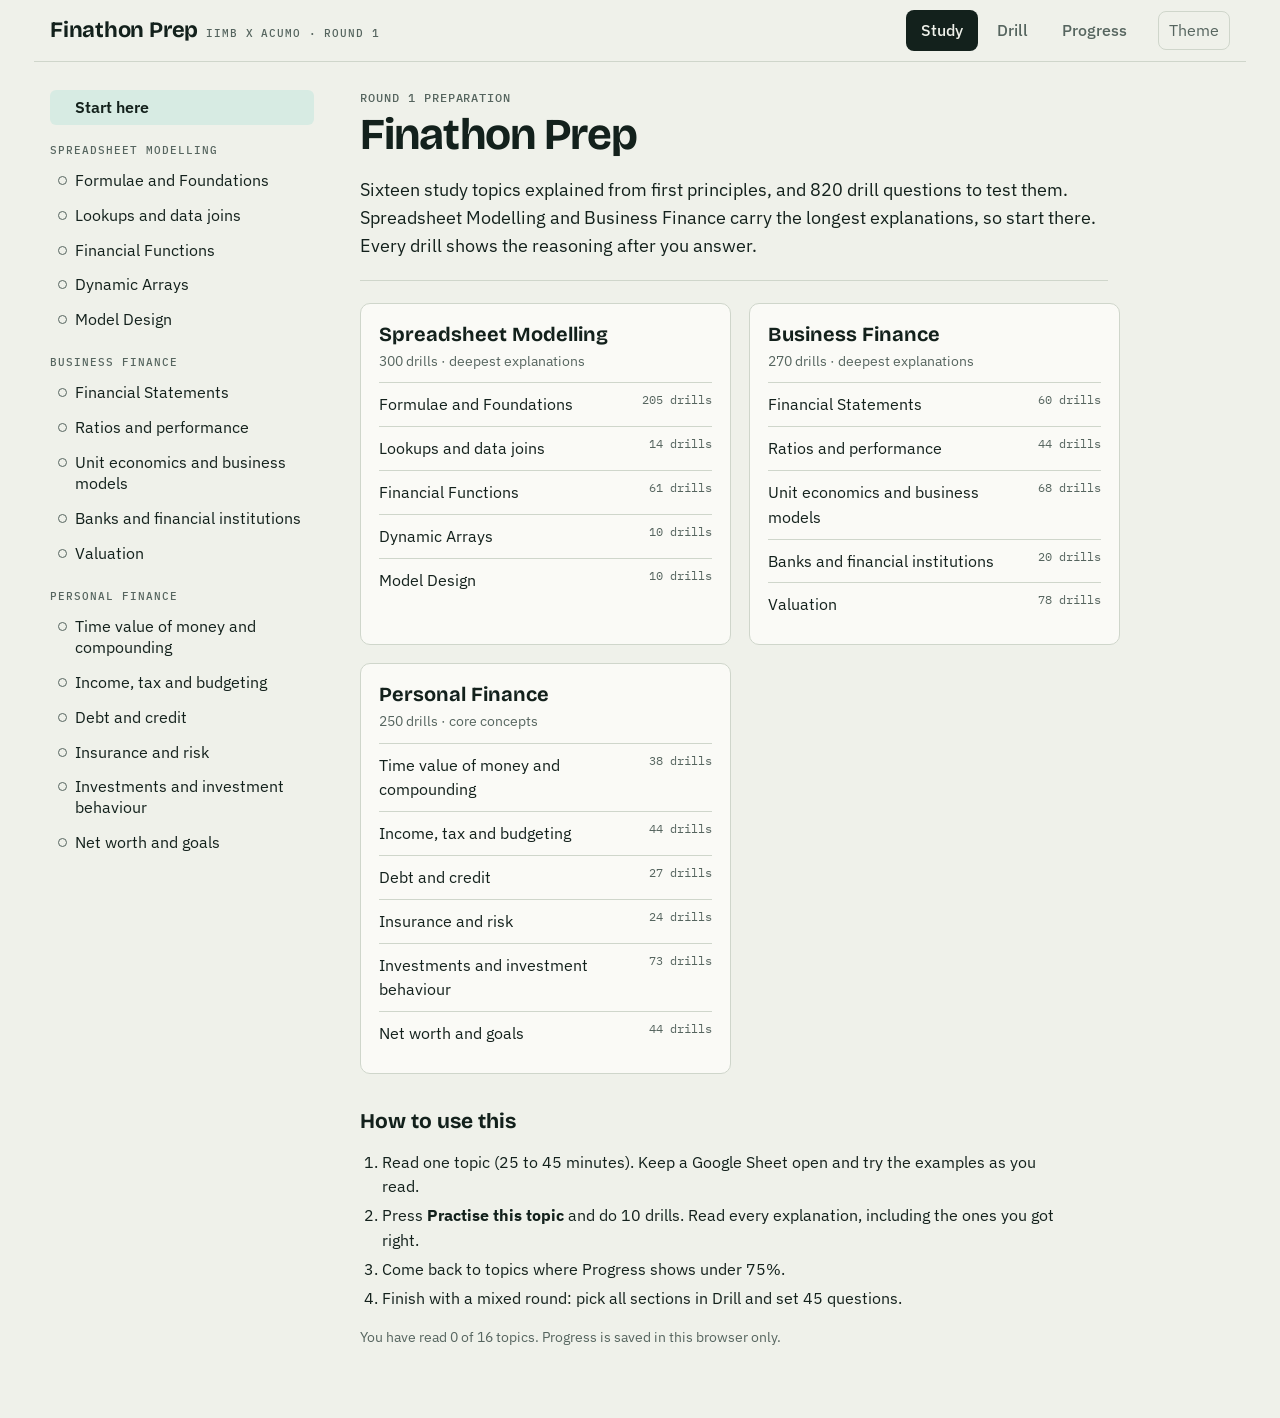
<file: index.html>
<!doctype html>
<html lang="en">
<head>
<meta charset="utf-8">
<meta name="viewport" content="width=device-width, initial-scale=1">
<title>Finathon Prep</title>
<meta name="description" content="Round 1 study guide and drills for the IIMB x ACUMO Finathon.">
<link rel="preconnect" href="https://fonts.googleapis.com">
<link rel="preconnect" href="https://fonts.gstatic.com" crossorigin>
<link rel="stylesheet" href="https://fonts.googleapis.com/css2?family=Bricolage+Grotesque:opsz,wght@12..96,500;12..96,700&family=IBM+Plex+Sans:wght@400;500;600&family=IBM+Plex+Mono:wght@400;500&display=swap">
<link rel="stylesheet" href="style.css">
</head>
<body>
<div class="wrap">
  <header class="top">
    <div class="brand">Finathon Prep <small>IIMB x ACUMO · Round 1</small></div>
    <nav class="tabs" role="tablist" aria-label="Sections">
      <button class="tab" role="tab" id="tab-study" data-view="study">Study</button>
      <button class="tab" role="tab" id="tab-drill" data-view="drill">Drill</button>
      <button class="tab" role="tab" id="tab-progress" data-view="progress">Progress</button>
    </nav>
    <button class="iconbtn" id="themebtn" aria-label="Switch light or dark theme">Theme</button>
  </header>
  <main id="main"></main>
</div>


<script src="data.js"></script>
<script src="study.js"></script>
<script src="app.js"></script>
</body>
</html>
</file>
<file: style.css>
/* Layout concept: a ledger-paper workspace. Left rail of topics, a reading column, and a drill desk that works one question at a time. */
:root{
  --bg:#EFF1EA; --surface:#FAFAF6; --surface2:#E6EAE1; --ink:#13211C; --muted:#56655F; --rule:#CFD6CB;
  --accent:#0E6B58; --accent-ink:#FFFFFF; --accent-soft:#D7EBE3; --gold:#A8610A; --gold-soft:#F6E7CC;
  --good:#1D7A3C; --good-soft:#DCEFE2; --bad:#B3261E; --bad-soft:#F6DBD8; --focus:#0E6B58;
  --f-display:'Bricolage Grotesque','Segoe UI',system-ui,sans-serif; --f-body:'IBM Plex Sans','Segoe UI',system-ui,sans-serif; --f-mono:'IBM Plex Mono',ui-monospace,Consolas,monospace;
}
@media (prefers-color-scheme: dark){:root:not([data-theme="light"]){
  --bg:#0D1613; --surface:#14211C; --surface2:#1C2D26; --ink:#E4EDE8; --muted:#97A9A1; --rule:#2B3F37;
  --accent:#4FC3A5; --accent-ink:#06211A; --accent-soft:#17352C; --gold:#E3A24A; --gold-soft:#3A2D14;
  --good:#5BC27F; --good-soft:#163523; --bad:#F08A82; --bad-soft:#3E1B18; --focus:#4FC3A5; color-scheme:dark}}
:root[data-theme="dark"]{
  --bg:#0D1613; --surface:#14211C; --surface2:#1C2D26; --ink:#E4EDE8; --muted:#97A9A1; --rule:#2B3F37;
  --accent:#4FC3A5; --accent-ink:#06211A; --accent-soft:#17352C; --gold:#E3A24A; --gold-soft:#3A2D14;
  --good:#5BC27F; --good-soft:#163523; --bad:#F08A82; --bad-soft:#3E1B18; --focus:#4FC3A5; color-scheme:dark}
*{box-sizing:border-box}
html,body{height:100%}
body{background:var(--bg);color:var(--ink);font:400 15.5px/1.6 var(--f-body);padding-inline:16px;margin:0}
button,input,select{font:inherit;color:inherit}
a{color:var(--accent)}
:focus-visible{outline:2px solid var(--focus);outline-offset:2px}
.wrap{max-width:1180px;margin-inline:auto;padding-block:0 56px}
/* top bar */
.top{position:sticky;top:env(safe-area-inset-top,0px);z-index:20;background:var(--bg);border-bottom:1px solid var(--rule);display:flex;align-items:center;gap:16px;padding-block:10px;flex-wrap:wrap;margin-inline:-16px;padding-inline:16px}
.brand{font:700 22px/1 var(--f-display);letter-spacing:-.01em;margin-right:auto;display:flex;align-items:baseline;gap:8px}
.brand small{font:500 11px var(--f-mono);color:var(--muted);letter-spacing:.08em;text-transform:uppercase}
.tabs{display:flex;gap:4px}
.tab{background:none;border:1px solid transparent;border-radius:8px;padding:7px 14px;cursor:pointer;font-weight:500;color:var(--muted)}
.tab[aria-selected="true"]{background:var(--ink);color:var(--bg)}
.tab:hover:not([aria-selected="true"]){border-color:var(--rule);color:var(--ink)}
.iconbtn{background:none;border:1px solid var(--rule);border-radius:8px;padding:6px 10px;cursor:pointer;color:var(--muted)}
/* study layout */
.study{display:grid;grid-template-columns:270px minmax(0,1fr);gap:40px;padding-top:28px}
.rail{position:sticky;top:calc(64px + env(safe-area-inset-top,0px));align-self:start;max-height:calc(100vh - 90px);overflow:auto;padding-right:6px}
.rail h4{font:500 11px var(--f-mono);letter-spacing:.09em;text-transform:uppercase;color:var(--muted);margin:18px 0 6px}
.rail h4:first-child{margin-top:0}
.rail button{display:flex;width:100%;text-align:left;gap:8px;background:none;border:0;border-radius:6px;padding:7px 8px;cursor:pointer;color:var(--ink);line-height:1.35}
.rail button:hover{background:var(--surface2)}
.rail button[aria-current="true"]{background:var(--accent-soft);font-weight:600}
.rail .dot{flex:none;width:9px;height:9px;border-radius:50%;border:1.5px solid var(--muted);margin-top:6px}
.rail .dot.done{background:var(--good);border-color:var(--good)}
.rail .emph{font:500 10px var(--f-mono);color:var(--gold);margin-left:auto;white-space:nowrap;align-self:center}
.mobsel{display:none}
.reader{min-width:0;max-width:760px}
.crumb{font:500 12px var(--f-mono);letter-spacing:.08em;text-transform:uppercase;color:var(--muted)}
.reader h1{font:700 clamp(30px,5vw,44px)/1.08 var(--f-display);letter-spacing:-.02em;margin:6px 0 10px;text-wrap:balance}
.reader h3{font:700 21px/1.25 var(--f-display);margin:34px 0 8px;text-wrap:balance}
.reader p,.reader li{max-width:68ch}
.reader ul,.reader ol{padding-left:22px}
.reader li{margin:4px 0}
.reader .lead{font-size:18px;line-height:1.55;color:var(--ink);border-bottom:1px solid var(--rule);padding-bottom:20px;margin-bottom:6px}
code{font:400 .88em var(--f-mono);background:var(--surface2);padding:1px 5px;border-radius:4px;overflow-wrap:anywhere}
.fx{font:400 14px/1.7 var(--f-mono);background:var(--surface2);border-radius:6px;padding:10px 14px;margin:10px 0;overflow-x:auto;white-space:normal}
.fx code{background:none;padding:0}
.why,.eg,.trap,.try{border-radius:8px;padding:12px 16px;margin:16px 0;font-size:15px}
.why{background:var(--accent-soft)}
.eg{background:var(--surface);border:1px solid var(--rule)}
.trap{background:var(--gold-soft)}
.try{border:1.5px dashed var(--accent)}
.eg table,.why table{margin:10px 0}
.tw{overflow-x:auto;margin:12px 0;border:1px solid var(--rule);border-radius:8px;background:var(--surface)}
.tw table{border-collapse:collapse;width:100%;min-width:420px;font-size:14.5px}
.tw th{background:var(--surface2);text-align:left;font-weight:600}
.tw th,.tw td{padding:7px 12px;border-bottom:1px solid var(--rule);vertical-align:top}
.tw tr:last-child td{border-bottom:0}
.tw td:has(b){font-variant-numeric:tabular-nums}
.btnrow{display:flex;flex-wrap:wrap;gap:10px;margin-top:34px;padding-top:20px;border-top:1px solid var(--rule)}
.btn{border:1px solid var(--rule);background:var(--surface);border-radius:8px;padding:9px 16px;cursor:pointer;font-weight:500}
.btn:hover{border-color:var(--ink)}
.btn.primary{background:var(--accent);color:var(--accent-ink);border-color:var(--accent)}
.btn.primary:hover{filter:brightness(1.07)}
.btn.good{background:var(--good-soft);border-color:var(--good);color:var(--good)}
.btn[disabled]{opacity:.45;cursor:not-allowed}
/* overview */
.parts{display:grid;grid-template-columns:repeat(auto-fit,minmax(260px,1fr));gap:18px;margin-top:22px}
.part{background:var(--surface);border:1px solid var(--rule);border-radius:10px;padding:18px}
.part h2{font:700 20px var(--f-display);margin:0 0 4px}
.part p{margin:0 0 10px;color:var(--muted);font-size:14px}
.part button{display:flex;justify-content:space-between;gap:10px;width:100%;background:none;border:0;border-top:1px solid var(--rule);padding:9px 0;cursor:pointer;text-align:left}
.part button:hover span:first-child{text-decoration:underline}
.part .n{font:400 12px var(--f-mono);color:var(--muted);white-space:nowrap}
.plan{margin-top:26px}
/* drill */
.desk{padding-top:28px;max-width:860px;margin-inline:auto}
.desk h1{font:700 clamp(28px,4.5vw,38px)/1.1 var(--f-display);margin:0 0 6px;letter-spacing:-.02em}
.panel{background:var(--surface);border:1px solid var(--rule);border-radius:10px;padding:20px;margin-top:18px}
.row{display:flex;flex-wrap:wrap;gap:8px;align-items:center;margin:10px 0}
.row label.cap{font:500 11px var(--f-mono);letter-spacing:.08em;text-transform:uppercase;color:var(--muted);width:100%}
.chip{border:1px solid var(--rule);background:var(--bg);border-radius:999px;padding:6px 14px;cursor:pointer;font-size:14px}
.chip[aria-pressed="true"]{background:var(--ink);color:var(--bg);border-color:var(--ink)}
select,input[type=text],input[type=number]{background:var(--bg);border:1px solid var(--rule);border-radius:8px;padding:8px 10px;max-width:100%}
select{min-width:220px}
.sess-head{display:flex;gap:12px;align-items:center;margin-top:22px;font:500 12px var(--f-mono);color:var(--muted);flex-wrap:wrap}
.bar{flex:1;min-width:120px;height:6px;background:var(--surface2);border-radius:3px;overflow:hidden}
.bar i{display:block;height:100%;background:var(--accent)}
.qcard{background:var(--surface);border:1px solid var(--rule);border-radius:10px;padding:22px;margin-top:12px}
.qmeta{display:flex;gap:8px;flex-wrap:wrap;font:500 11px var(--f-mono);letter-spacing:.06em;text-transform:uppercase;color:var(--muted)}
.qmeta span{background:var(--surface2);padding:2px 8px;border-radius:4px}
.stem{font-size:17.5px;line-height:1.55;margin:14px 0;max-width:70ch}
.opts{display:grid;gap:8px;margin:14px 0}
.opt{display:flex;gap:12px;text-align:left;width:100%;border:1px solid var(--rule);background:var(--bg);border-radius:8px;padding:11px 14px;cursor:pointer}
.opt b{font:500 13px var(--f-mono);color:var(--muted);flex:none;width:16px;padding-top:2px}
.opt[aria-checked="true"]{border-color:var(--accent);background:var(--accent-soft)}
.opt.right{border-color:var(--good);background:var(--good-soft)}
.opt.wrong{border-color:var(--bad);background:var(--bad-soft)}
.ans{display:flex;gap:10px;flex-wrap:wrap;align-items:center;margin:14px 0}
.ans input{font:500 17px var(--f-mono);width:min(260px,100%)}
.hint{font-size:13px;color:var(--muted)}
.grid{overflow-x:auto;border:1px solid var(--rule);border-radius:8px;margin:12px 0;background:var(--bg)}
.grid table{border-collapse:collapse;font:400 13px var(--f-mono);min-width:100%}
.grid th{background:var(--surface2);font-weight:500;color:var(--muted);padding:3px 10px;border:1px solid var(--rule);text-align:center;position:sticky;top:0}
.grid th.rn{width:34px}
.grid td{border:1px solid var(--rule);padding:4px 10px;white-space:nowrap;font-variant-numeric:tabular-nums;min-width:64px}
.grid td.lab{font-family:var(--f-body);color:var(--muted);white-space:normal;min-width:180px}
.grid td.hdr{background:var(--surface2);font-weight:600}
.grid td.tgt{background:var(--gold-soft);color:var(--gold);font-weight:500}
.grid td.num{text-align:right}
.task{background:var(--gold-soft);border-radius:8px;padding:10px 14px;font-size:14.5px;margin:10px 0}
.fb{border-radius:8px;padding:14px 16px;margin-top:14px}
.fb.ok{background:var(--good-soft)} .fb.no{background:var(--bad-soft)}
.fb h4{margin:0 0 4px;font:700 16px var(--f-display)}
.fb p{margin:6px 0}
.fb .fx{background:var(--surface)}
.sum{font:700 52px/1 var(--f-display);letter-spacing:-.02em}
.misslist{display:grid;gap:8px;margin-top:12px}
.miss{background:var(--bg);border:1px solid var(--rule);border-radius:8px;padding:10px 14px;font-size:14.5px}
/* progress */
.prog{padding-top:28px;max-width:900px;margin-inline:auto}
.prog h1{font:700 clamp(28px,4.5vw,38px)/1.1 var(--f-display);margin:0 0 6px}
.ptable{display:grid;gap:2px;margin-top:14px}
.prow{display:grid;grid-template-columns:minmax(0,1.6fr) 90px minmax(80px,1fr) 70px;gap:12px;align-items:center;padding:9px 12px;border-bottom:1px solid var(--rule);font-size:14.5px}
.prow.h{font:500 11px var(--f-mono);letter-spacing:.08em;text-transform:uppercase;color:var(--muted);border-bottom:1px solid var(--ink)}
.prow .nm{display:flex;flex-direction:column;min-width:0}
.prow .nm small{color:var(--muted)}
.meter{height:8px;background:var(--surface2);border-radius:4px;overflow:hidden}
.meter i{display:block;height:100%;background:var(--accent)}
.meter i.lo{background:var(--bad)} .meter i.mid{background:var(--gold)}
.pnum{font:500 14px var(--f-mono);text-align:right}
.sechead{font:700 18px var(--f-display);margin:26px 0 0}
.note{color:var(--muted);font-size:14px;max-width:70ch}
[hidden]{display:none!important}
@media (max-width:860px){
  .study{grid-template-columns:minmax(0,1fr);gap:16px}
  .rail{display:none}
  .mobsel{display:block;width:100%;margin-top:4px}
  .brand{width:100%}
  .prow{grid-template-columns:minmax(0,1fr) 64px 60px}
  .prow .meter,.prow.h .mt{display:none}
}
@media (prefers-reduced-motion:no-preference){.fb{animation:rise .18s ease-out}@keyframes rise{from{opacity:.0;transform:translateY(4px)}to{opacity:1;transform:none}}}
</file>
